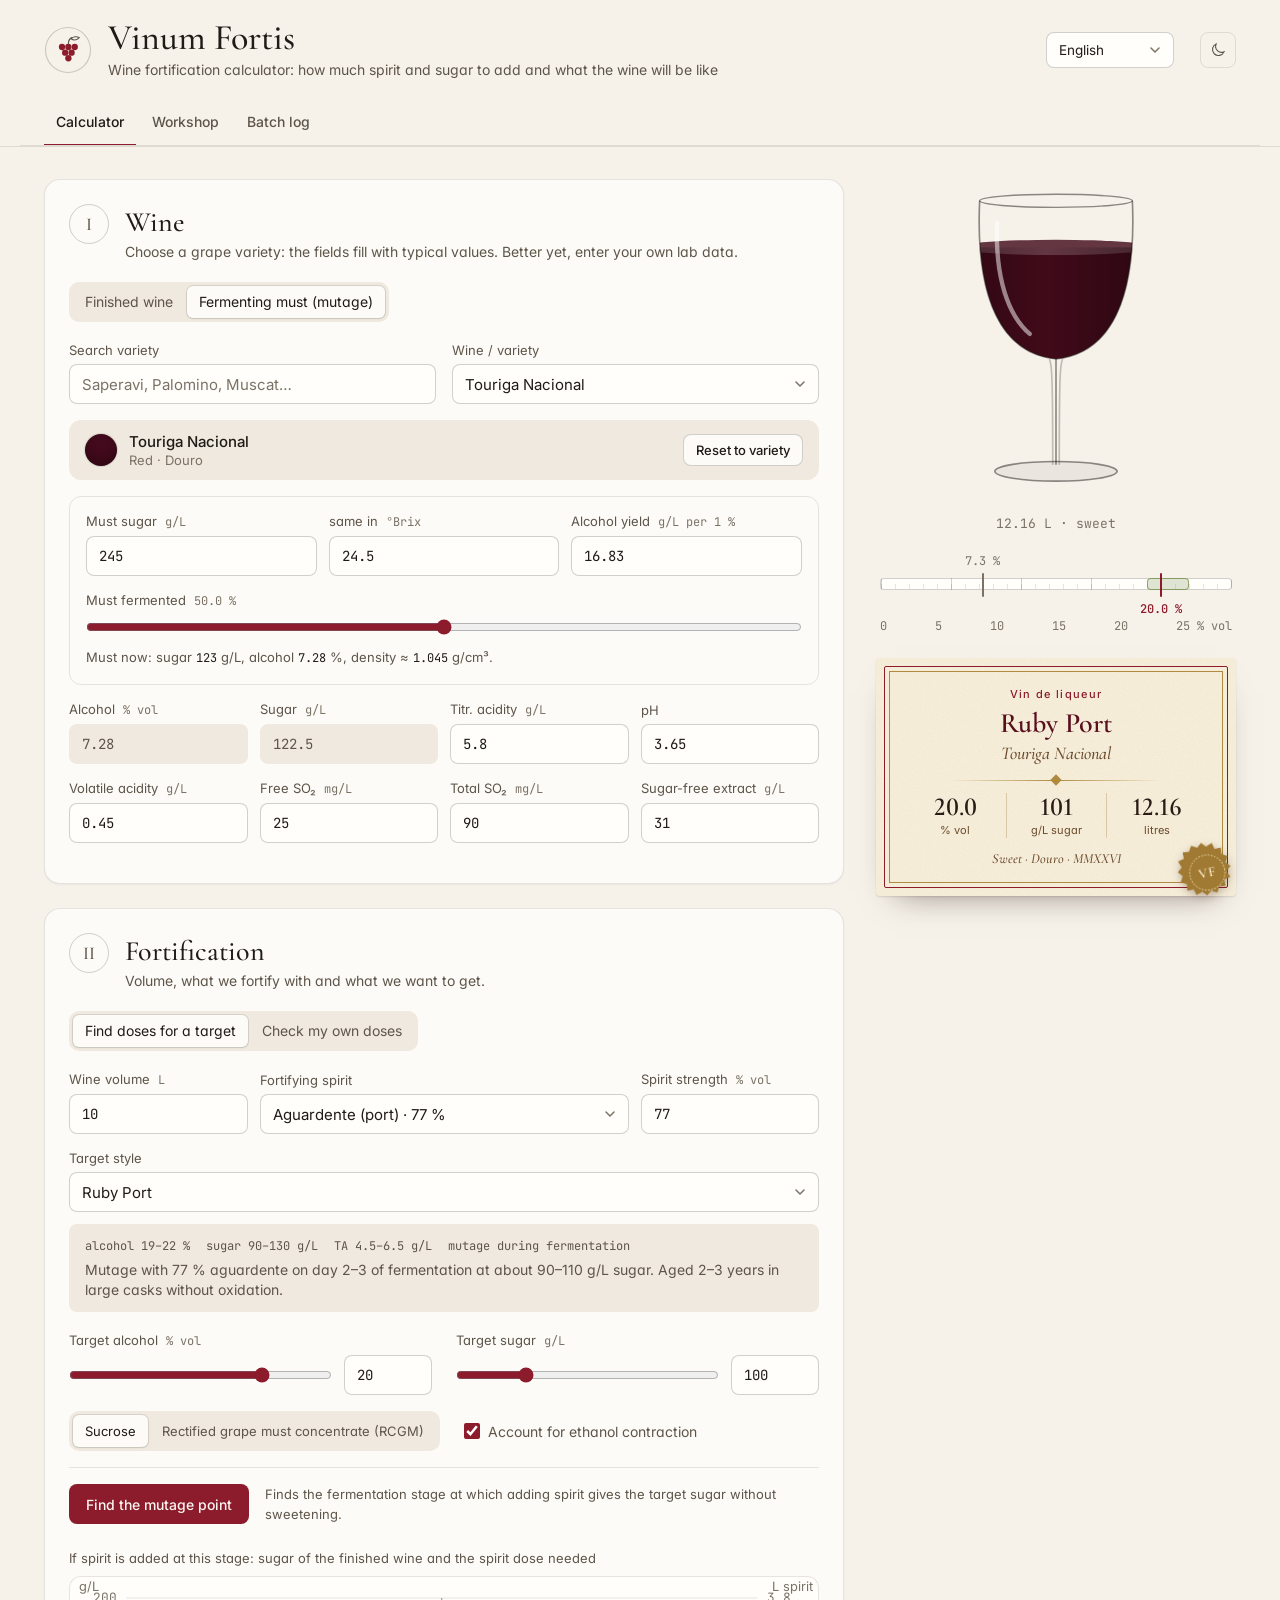
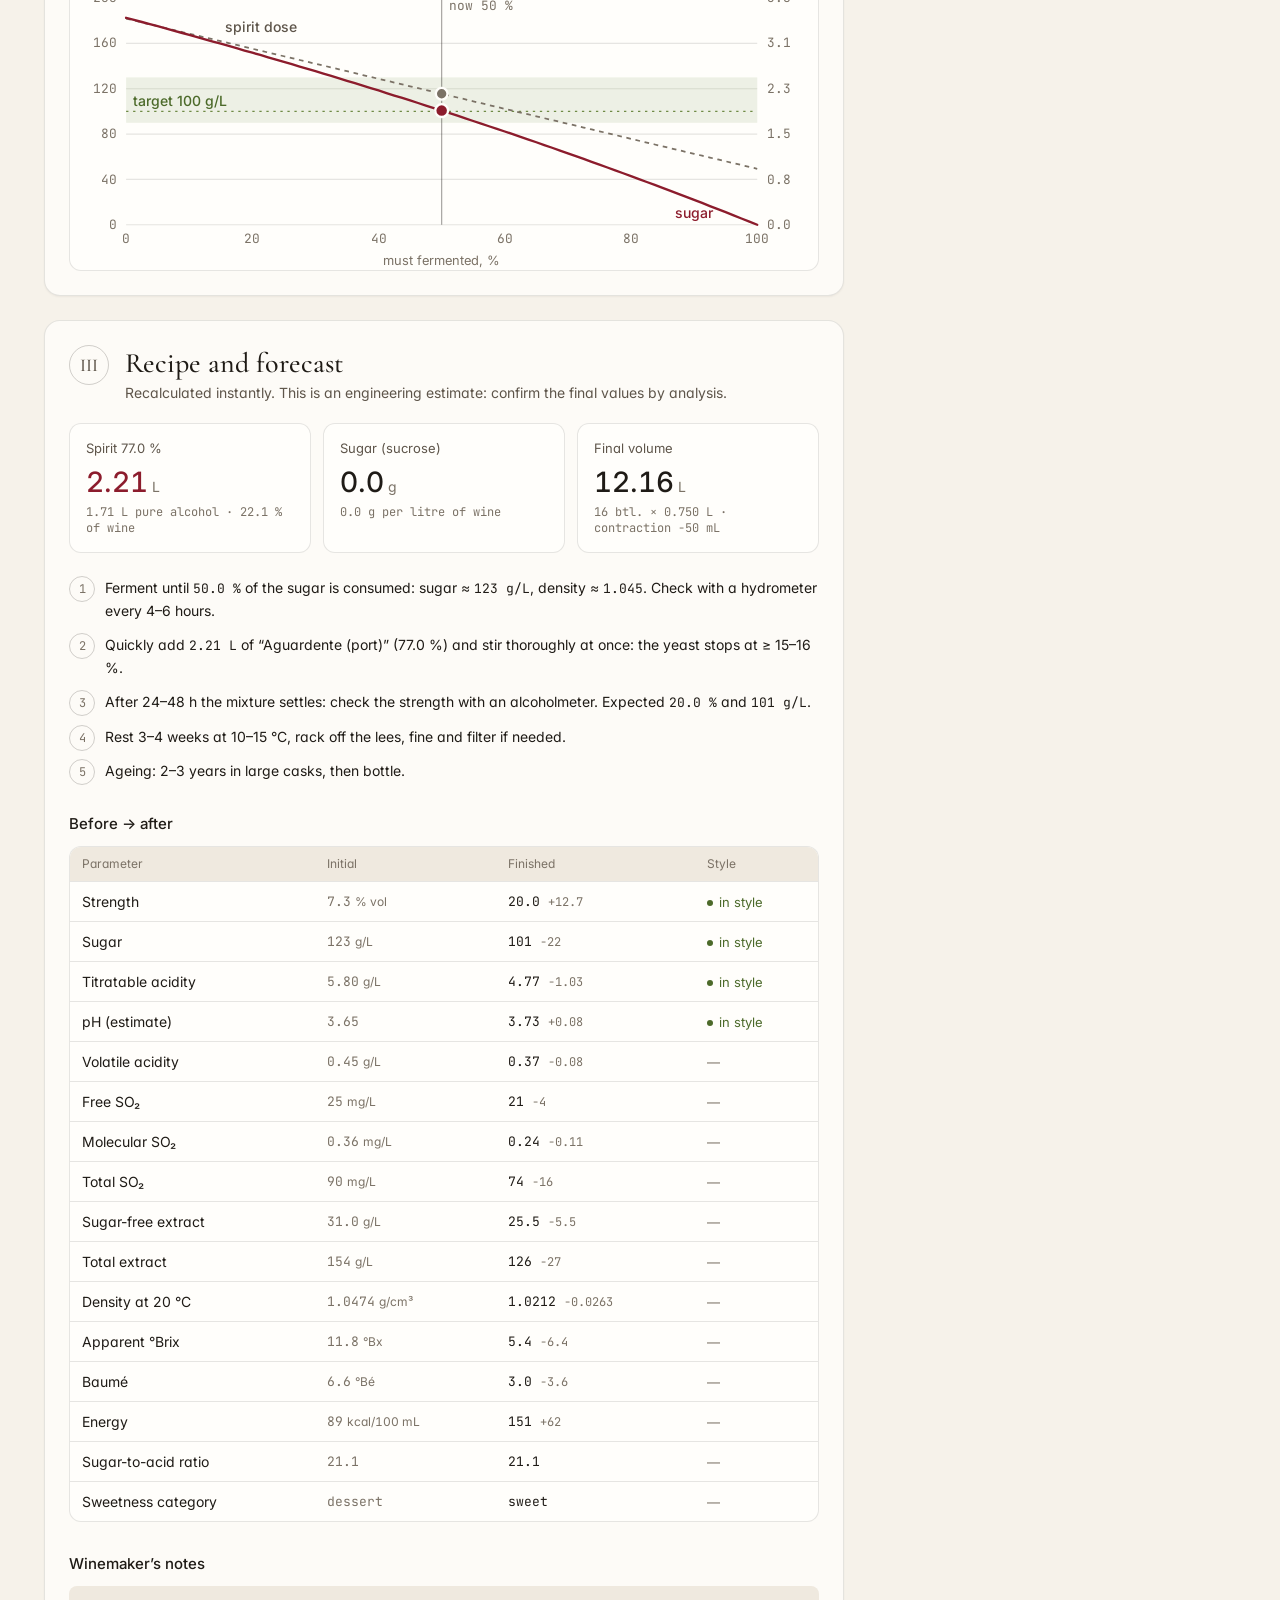
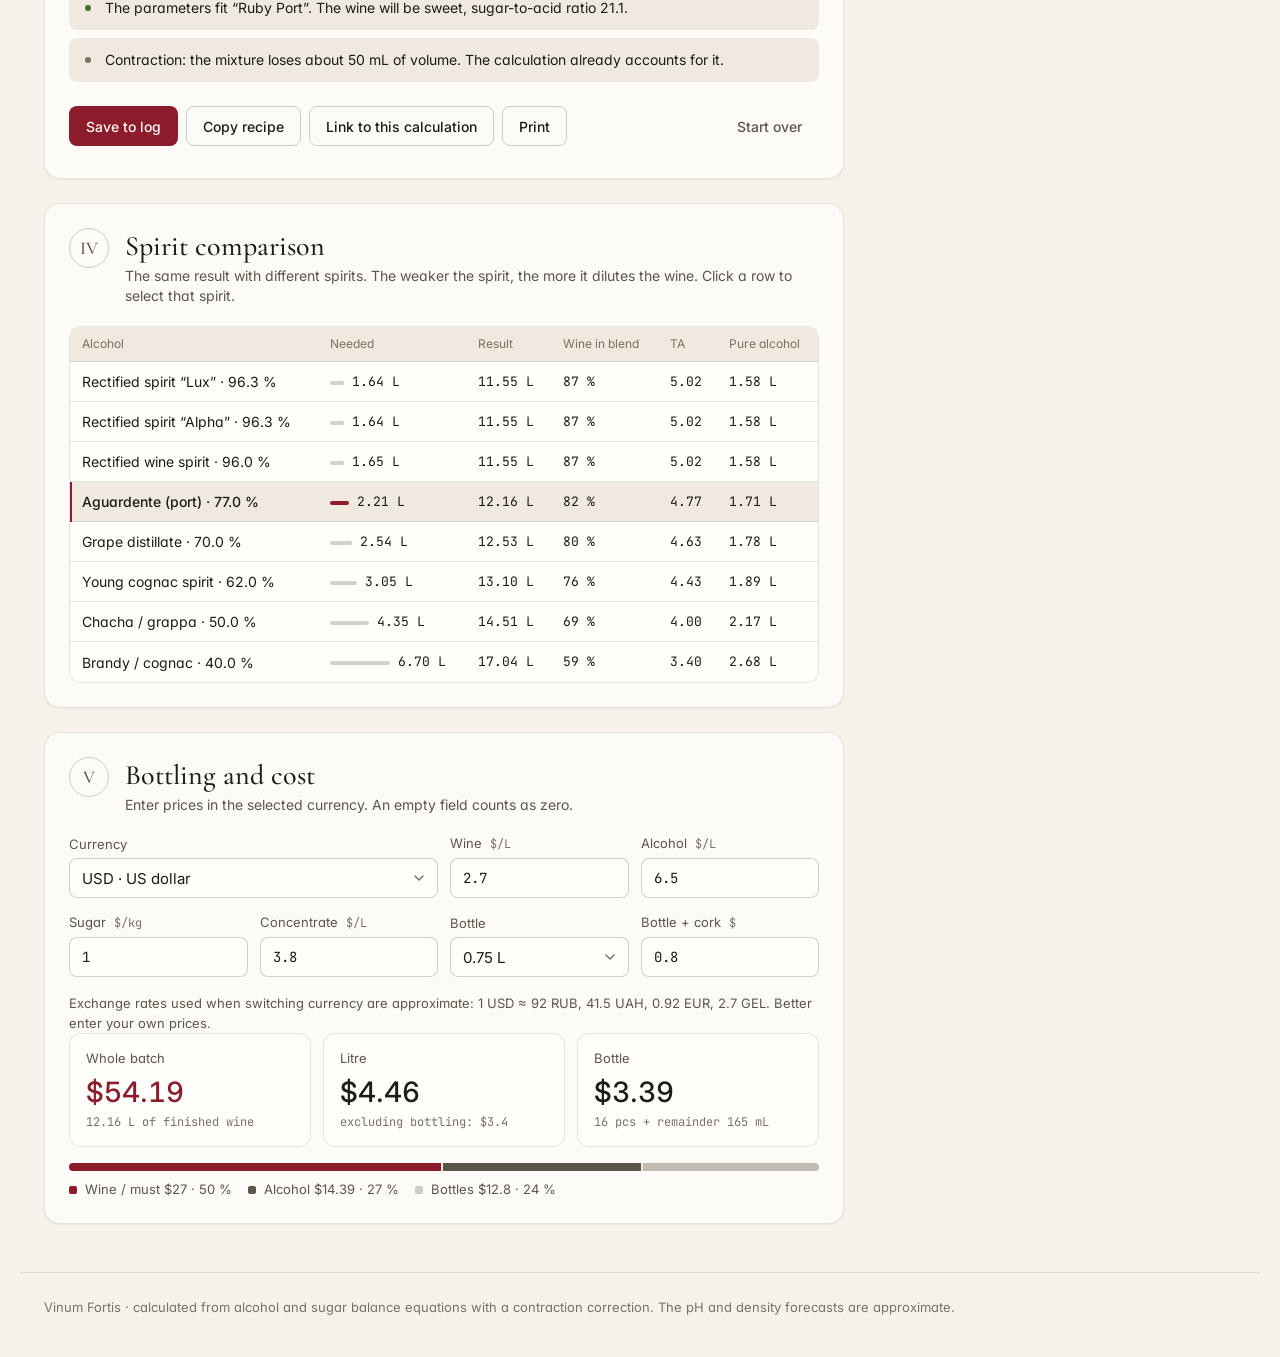
<file: wine/index.html>
<!doctype html>
<html lang="ru">
<head>
  <meta charset="utf-8">
  <meta name="viewport" content="width=device-width, initial-scale=1">
  <title>Vinum Fortis</title>
  <meta name="description" content="Калькулятор крепления вина: сколько спирта и сахара добавить и какими будут параметры готового креплёного вина.">
  <link rel="preconnect" href="https://fonts.googleapis.com">
  <link rel="preconnect" href="https://fonts.gstatic.com" crossorigin>
  <link href="https://fonts.googleapis.com/css2?family=Cormorant+Garamond:ital,wght@0,500;0,600;0,700;1,500;1,600&family=Inter:wght@400;500;600&family=JetBrains+Mono:wght@400;500&display=swap" rel="stylesheet">
  <link rel="stylesheet" href="styles.css">
  <link rel="manifest" href="manifest.webmanifest">
  <meta name="theme-color" content="#5a0f1f">
  <link rel="icon" href="data:image/svg+xml,%3Csvg xmlns='http://www.w3.org/2000/svg' viewBox='0 0 32 32'%3E%3Cpath d='M9 3h14c0 9-2 14-7 14S9 12 9 3z' fill='%238c1c2c'/%3E%3Cpath d='M16 17v9M11 29h10' stroke='%23b08a3e' stroke-width='2' stroke-linecap='round'/%3E%3C/svg%3E">
</head>
<body>
  <header class="masthead">
    <div class="masthead-inner">
      <svg class="crest" viewBox="0 0 64 64" aria-hidden="true">
        <circle cx="32" cy="32" r="30" class="crest-ring"/>
        <circle cx="32" cy="32" r="25.5" class="crest-ring thin"/>
        <g class="crest-grapes">
          <circle cx="24" cy="28" r="4.2"/><circle cx="32.5" cy="28" r="4.2"/><circle cx="41" cy="28" r="4.2"/>
          <circle cx="28.2" cy="35.5" r="4.2"/><circle cx="36.8" cy="35.5" r="4.2"/>
          <circle cx="32.5" cy="43" r="4.2"/>
        </g>
        <path d="M32.5 23.5c0-4 1.5-6.5 4.5-8M36 17c3-3 8-3.5 11-1.5-3 3-7.5 4-11 1.5z" class="crest-stem"/>
      </svg>
      <div>
        <h1>Vinum Fortis</h1>
        <p class="tagline">Калькулятор крепления вина: сколько спирта и сахара добавить и каким выйдет вино</p>
      </div>
      <label class="lang-pick"><span class="sr-only">Язык</span><select id="langSelect" aria-label="Язык"></select></label>
      <button class="theme-toggle" id="themeToggle" type="button" aria-label="Переключить тему">
        <svg viewBox="0 0 24 24" aria-hidden="true"><path d="M20 14.5A8 8 0 0 1 9.5 4a8 8 0 1 0 10.5 10.5z"/></svg>
      </button>
    </div>
    <nav class="tabs" role="tablist" aria-label="Разделы">
      <button role="tab" class="tab" data-tab="calc" aria-selected="true">Калькулятор</button>
      <button role="tab" class="tab" data-tab="tools" aria-selected="false">Мастерская</button>
      <button role="tab" class="tab" data-tab="journal" aria-selected="false">Журнал партий <span class="count" id="journalCount"></span></button>
    </nav>
  </header>

  <main class="layout panel" id="panel-calc" role="tabpanel">
    <div class="steps">

      <!-- I. Вино -->
      <section class="card step" aria-labelledby="h-wine">
        <header class="step-head">
          <span class="numeral">I</span>
          <div>
            <h2 id="h-wine">Вино</h2>
            <p class="step-sub">Выберите сорт: поля заполнятся типичными значениями. Лучше вписать данные своего анализа.</p>
          </div>
        </header>

        <div class="segmented" role="radiogroup" aria-label="Что крепим">
          <label><input type="radio" name="mode" value="wine" checked><span>Готовое вино</span></label>
          <label><input type="radio" name="mode" value="must"><span>Бродящее сусло (мутаж)</span></label>
        </div>

        <div class="field-row">
          <label class="field grow">
            <span class="field-label">Поиск сорта</span>
            <input type="search" id="wineSearch" placeholder="Саперави, Паломино, Мускат…" autocomplete="off">
          </label>
          <label class="field grow">
            <span class="field-label">Вино / сорт</span>
            <select id="wineSelect"></select>
          </label>
        </div>

        <div class="wine-card" id="wineCard">
          <span class="swatch" id="wineSwatch"></span>
          <div>
            <div class="wine-name" id="wineName"></div>
            <div class="wine-meta" id="wineMeta"></div>
          </div>
          <button class="btn-ghost" id="resetWine" type="button">Сбросить к сорту</button>
        </div>

        <div class="must-block" id="mustBlock" hidden>
          <div class="grid">
            <label class="field"><span class="field-label">Сахар сусла <em>г/л</em></span><input type="number" id="sugar0" step="1" min="0" max="700"></label>
            <label class="field"><span class="field-label">то же в <em>°Brix</em></span><input type="number" id="brix" step="0.1" min="0" max="70"></label>
            <label class="field"><span class="field-label">Выход спирта <em>г/л на 1 %</em></span><input type="number" id="kSugar" step="0.01" min="15" max="19"></label>
          </div>
          <label class="field">
            <span class="field-label">Сброжённость сусла <em id="fermentedOut">0 %</em></span>
            <input type="range" id="fermented" min="0" max="100" step="0.5">
          </label>
          <p class="hint" id="mustNow"></p>
        </div>

        <div class="grid" id="wineFields">
          <label class="field"><span class="field-label">Спирт <em>% об.</em></span><input type="number" data-k="abv" step="0.1" min="0" max="25"></label>
          <label class="field"><span class="field-label">Сахар <em>г/л</em></span><input type="number" data-k="sugar" step="0.5" min="0" max="700"></label>
          <label class="field"><span class="field-label">Титр. кислотность <em>г/л</em></span><input type="number" data-k="ta" step="0.1" min="0" max="20"></label>
          <label class="field"><span class="field-label">pH</span><input type="number" data-k="pH" step="0.01" min="2.5" max="4.5"></label>
          <label class="field"><span class="field-label">Летучая к-та <em>г/л</em></span><input type="number" data-k="va" step="0.01" min="0" max="3"></label>
          <label class="field"><span class="field-label">SO₂ свободный <em>мг/л</em></span><input type="number" data-k="freeSO2" step="1" min="0" max="100"></label>
          <label class="field"><span class="field-label">SO₂ общий <em>мг/л</em></span><input type="number" data-k="totalSO2" step="1" min="0" max="400"></label>
          <label class="field"><span class="field-label">Привед. экстракт <em>г/л</em></span><input type="number" data-k="extract" step="0.5" min="0" max="80"></label>
        </div>
      </section>

      <!-- II. Крепление -->
      <section class="card step" aria-labelledby="h-fort">
        <header class="step-head">
          <span class="numeral">II</span>
          <div>
            <h2 id="h-fort">Крепление</h2>
            <p class="step-sub">Объём, чем креплём и что хотим получить.</p>
          </div>
        </header>

        <div class="segmented" role="radiogroup" aria-label="Как считать">
          <label><input type="radio" name="calcMode" value="target" checked><span>Подобрать дозы под цель</span></label>
          <label><input type="radio" name="calcMode" value="dose"><span>Проверить свои дозы</span></label>
        </div>

        <div class="grid">
          <label class="field"><span class="field-label">Объём вина <em>л</em></span><input type="number" id="volume" step="0.1" min="0.05"></label>
          <label class="field span2"><span class="field-label">Спирт для крепления</span><select id="spiritSelect"></select></label>
          <label class="field"><span class="field-label">Крепость спирта <em>% об.</em></span><input type="number" id="spiritAbv" step="0.1" min="1" max="100"></label>
        </div>

        <label class="field">
          <span class="field-label">Целевой стиль</span>
          <select id="styleSelect"></select>
        </label>
        <div class="style-card" id="styleCard"></div>

        <div class="dose-block" id="doseBlock" hidden>
          <div class="grid">
            <label class="field"><span class="field-label">Спирта вношу <em>л</em></span><input type="number" id="doseSpirit" step="0.01" min="0"></label>
            <label class="field" id="doseSugarField"><span class="field-label">Сахара вношу <em>г</em></span><input type="number" id="doseSugar" step="10" min="0"></label>
            <label class="field" id="doseRcsField"><span class="field-label">Концентрата вношу <em>л</em></span><input type="number" id="doseRcs" step="0.01" min="0"></label>
          </div>
          <p class="hint">Соответствие проверяется по диапазонам выбранного стиля.</p>
        </div>

        <div class="target" id="targetBlock">
          <label class="field">
            <span class="field-label">Целевая крепость <em>% об.</em></span>
            <div class="slider-pair">
              <input type="range" id="targetAbvRange" min="8" max="24" step="0.1">
              <input type="number" id="targetAbv" min="1" max="99" step="0.1">
            </div>
          </label>
          <label class="field">
            <span class="field-label">Целевой сахар <em>г/л</em></span>
            <div class="slider-pair">
              <input type="range" id="targetSugarRange" min="0" max="400" step="1">
              <input type="number" id="targetSugar" min="0" max="700" step="1">
            </div>
          </label>
        </div>

        <div class="field-row options">
          <div class="segmented small" role="radiogroup" aria-label="Чем подслащиваем">
            <label><input type="radio" name="sugarSource" value="sucrose" checked><span>Сахароза</span></label>
            <label><input type="radio" name="sugarSource" value="rcs"><span>Концентрат сусла (РКС)</span></label>
          </div>
          <label class="field compact" id="rcsField" hidden><span class="field-label">Сахар в РКС <em>г/л</em></span><input type="number" id="rcsConc" step="10" min="300" max="1000"></label>
          <label class="check"><input type="checkbox" id="contraction" checked><span>Учитывать контракцию спирта</span></label>
        </div>

        <div class="mutage" id="mutageBox" hidden>
          <button class="btn" id="findMutage" type="button">Найти момент мутажа</button>
          <p class="hint" id="mutageOut">Подберёт сброжённость, при которой после спирта получится целевой сахар без подсластки.</p>
          <figure class="chart-fig">
            <figcaption>Если внести спирт на этой сброжённости: сахар готового вина и нужная доза спирта</figcaption>
            <svg id="mutageChart" class="chart" viewBox="0 0 640 250" role="img" aria-label="График мутажа"></svg>
          </figure>
        </div>
      </section>

      <!-- III. Результат -->
      <section class="card step" aria-labelledby="h-res">
        <header class="step-head">
          <span class="numeral">III</span>
          <div>
            <h2 id="h-res">Рецепт и прогноз</h2>
            <p class="step-sub">Пересчитывается сразу. Это инженерная оценка: финальные значения проверяйте анализом.</p>
          </div>
        </header>

        <div class="errors" id="errors" role="alert" hidden></div>

        <div class="recipe" id="recipe"></div>
        <ol class="steps-list" id="procedure"></ol>

        <h3 class="sub-h">Было → стало</h3>
        <div class="table-wrap">
          <table class="params" id="params">
            <thead><tr><th>Показатель</th><th>Исходное</th><th>Готовое</th><th>Стиль</th></tr></thead>
            <tbody></tbody>
          </table>
        </div>

        <h3 class="sub-h">Замечания винодела</h3>
        <ul class="notes" id="notes"></ul>

        <div class="actions">
          <button class="btn" type="button" id="saveBtn">Сохранить в журнал</button>
          <button class="btn-ghost" type="button" id="copyBtn">Копировать рецепт</button>
          <button class="btn-ghost" type="button" id="shareBtn">Ссылка на расчёт</button>
          <button class="btn-ghost" type="button" id="printBtn">Печать</button>
          <button class="btn-ghost" type="button" id="resetAll">Начать заново</button>
        </div>
        <p class="hint" id="actionMsg" aria-live="polite"></p>
      </section>

      <!-- IV. Сравнение спиртов -->
      <section class="card step" aria-labelledby="h-cmp">
        <header class="step-head">
          <span class="numeral">IV</span>
          <div>
            <h2 id="h-cmp">Сравнение спиртов</h2>
            <p class="step-sub">Тот же результат разными спиртами. Чем слабее спирт, тем сильнее он разбавляет вино. Нажмите строку, чтобы выбрать спирт.</p>
          </div>
        </header>
        <div class="table-wrap">
          <table class="params cmp" id="cmpTable">
            <thead><tr><th>Спирт</th><th>Нужно</th><th>Итог</th><th>Вино в смеси</th><th>ТК</th><th>Безводного</th></tr></thead>
            <tbody></tbody>
          </table>
        </div>
      </section>

      <!-- V. Себестоимость -->
      <section class="card step" aria-labelledby="h-cost">
        <header class="step-head">
          <span class="numeral">V</span>
          <div>
            <h2 id="h-cost">Розлив и себестоимость</h2>
            <p class="step-sub">Цены указывайте в выбранной валюте. Пустое поле считается нулём.</p>
          </div>
        </header>
        <div class="grid">
          <label class="field span2"><span class="field-label">Валюта</span><select id="currency"></select></label>
          <label class="field"><span class="field-label">Вино <em><span class="cur-sym">₽</span>/л</em></span><input type="number" id="priceWine" step="1" min="0"></label>
          <label class="field"><span class="field-label">Спирт <em><span class="cur-sym">₽</span>/л</em></span><input type="number" id="priceSpirit" step="1" min="0"></label>
          <label class="field"><span class="field-label">Сахар <em><span class="cur-sym">₽</span>/кг</em></span><input type="number" id="priceSugar" step="1" min="0"></label>
          <label class="field"><span class="field-label">Концентрат <em><span class="cur-sym">₽</span>/л</em></span><input type="number" id="priceRcs" step="1" min="0"></label>
          <label class="field"><span class="field-label">Бутылка</span>
            <select id="bottleSize">
              <option value="0.375">0,375 л</option><option value="0.5">0,5 л</option><option value="0.7">0,7 л</option>
              <option value="0.75">0,75 л</option><option value="1">1 л</option><option value="1.5">1,5 л (магнум)</option>
            </select></label>
          <label class="field"><span class="field-label">Бутылка + пробка <em class="cur-sym">₽</em></span><input type="number" id="priceBottle" step="1" min="0"></label>
        </div>
        <p class="hint" id="rateNote"></p>
        <div class="recipe" id="costOut"></div>
        <div class="cost-bar" id="costBar"></div>
      </section>
    </div>

    <!-- Сцена: бокал и этикетка -->
    <aside class="stage" aria-label="Наглядный результат">
      <div class="stage-inner">
        <figure class="glass-fig">
          <svg class="glass" viewBox="0 0 220 300" role="img" aria-labelledby="glassTitle">
            <title id="glassTitle">Бокал с прогнозным цветом вина</title>
            <defs>
              <clipPath id="bowlClip"><path d="M40 20 C 36 110, 60 160, 110 165 C 160 160, 184 110, 180 20 Z"/></clipPath>
              <linearGradient id="liqShade" x1="0" x2="1">
                <stop offset="0" stop-color="#000" stop-opacity=".28"/>
                <stop offset=".45" stop-color="#000" stop-opacity="0"/>
                <stop offset="1" stop-color="#000" stop-opacity=".35"/>
              </linearGradient>
            </defs>
            <g clip-path="url(#bowlClip)">
              <g id="liquid" class="liquid">
                <rect x="20" y="0" width="180" height="200" id="liquidBody"/>
                <ellipse cx="110" cy="0" rx="90" ry="7" id="meniscus"/>
                <rect x="20" y="0" width="180" height="200" fill="url(#liqShade)"/>
              </g>
            </g>
            <path class="glass-line" d="M40 20 C 36 110, 60 160, 110 165 C 160 160, 184 110, 180 20"/>
            <ellipse class="glass-line rim" cx="110" cy="20" rx="70" ry="6"/>
            <path class="glass-line" d="M110 165 V 262"/>
            <path class="glass-line" d="M104 165 C 106 170, 107 175, 107 262 M116 165 C 114 170, 113 175, 113 262" opacity=".5"/>
            <ellipse class="glass-line foot" cx="110" cy="268" rx="56" ry="9"/>
            <path class="glass-glint" d="M56 40 C 54 90, 66 125, 86 142"/>
          </svg>
          <figcaption id="glassCaption"></figcaption>
        </figure>

        <div class="hydro" aria-label="Шкала крепости">
          <div class="hydro-track">
            <div class="hydro-band" id="hydroBand"></div>
            <div class="hydro-mark before" id="hydroBefore"><span></span></div>
            <div class="hydro-mark after" id="hydroAfter"><span></span></div>
          </div>
          <div class="hydro-scale"><span>0</span><span>5</span><span>10</span><span>15</span><span>20</span><span>25 % об.</span></div>
        </div>

        <article class="label" id="label">
          <div class="label-inner">
            <div class="label-top">Vin de liqueur</div>
            <div class="label-style" id="labelStyle"></div>
            <div class="label-wine" id="labelWine"></div>
            <div class="label-rule"><span></span></div>
            <div class="label-figs">
              <div><b id="labelAbv"></b><small>% vol</small></div>
              <div><b id="labelSugar"></b><small>г/л сахара</small></div>
              <div><b id="labelVol"></b><small id="labelVolUnit">л</small></div>
            </div>
            <div class="label-foot" id="labelFoot"></div>
            <svg class="seal" viewBox="0 0 80 80" aria-hidden="true">
              <path class="seal-edge" d="M40 2 l5 6 8-3 2 8 8 0-1 8 7 4-4 7 5 6-6 5 3 8-8 2 0 8-8-1-4 7-7-4-6 5-5-6-8 3-2-8-8 0 1-8-7-4 4-7-5-6 6-5-3-8 8-2 0-8 8 1 4-7 7 4z" transform="translate(0 2)"/>
              <circle cx="40" cy="42" r="22" class="seal-ring"/>
              <text x="40" y="47" text-anchor="middle" class="seal-text">VF</text>
            </svg>
          </div>
        </article>
      </div>
    </aside>
  </main>

  <!-- Мастерская -->
  <section class="panel workshop" id="panel-tools" role="tabpanel" hidden>
    <p class="panel-intro">Небольшие расчёты, которые нужны рядом с креплением. Значения подтягиваются из текущего вина, их можно менять.</p>
    <div class="tools-grid">

      <article class="card tool" id="toolBlend">
        <h3>Купаж двух вин</h3>
        <p class="tool-sub">Сколько взять каждого вина, чтобы получить нужный показатель (квадрат Пирсона).</p>
        <div class="grid g2">
          <label class="field span2"><span class="field-label">Показатель</span>
            <select id="blParam"><option value="sugar">Сахар, г/л</option><option value="abv">Спирт, % об.</option><option value="ta">Кислотность, г/л</option></select></label>
          <label class="field"><span class="field-label">Вино А</span><input type="number" id="blA" step="0.1"></label>
          <label class="field"><span class="field-label">Вино Б</span><input type="number" id="blB" step="0.1"></label>
          <label class="field"><span class="field-label">Нужно</span><input type="number" id="blT" step="0.1"></label>
          <label class="field"><span class="field-label">Объём купажа <em>л</em></span><input type="number" id="blV" step="0.5" min="0"></label>
        </div>
        <div class="tool-out" id="blOut"></div>
      </article>

      <article class="card tool" id="toolAcid">
        <h3>Кислотность</h3>
        <p class="tool-sub">Подкисление или раскисление до нужной титруемой кислотности.</p>
        <div class="grid g2">
          <label class="field"><span class="field-label">ТК сейчас <em>г/л</em></span><input type="number" id="acNow" step="0.1" min="0"></label>
          <label class="field"><span class="field-label">ТК нужна <em>г/л</em></span><input type="number" id="acT" step="0.1" min="0"></label>
          <label class="field"><span class="field-label">Объём <em>л</em></span><input type="number" id="acV" step="0.5" min="0"></label>
          <label class="field"><span class="field-label">Кислота</span><select id="acAcid"></select></label>
          <label class="field span2"><span class="field-label">Раскислитель</span><select id="acBase"></select></label>
        </div>
        <div class="tool-out" id="acOut"></div>
      </article>

      <article class="card tool" id="toolSO2">
        <h3>Сульфитация</h3>
        <p class="tool-sub">Защитную силу SO₂ определяет молекулярная форма, а она зависит от pH.</p>
        <div class="grid g2">
          <label class="field"><span class="field-label">pH</span><input type="number" id="soPH" step="0.01" min="2.8" max="4.2"></label>
          <label class="field"><span class="field-label">Свободный SO₂ сейчас <em>мг/л</em></span><input type="number" id="soFree" step="1" min="0"></label>
          <label class="field"><span class="field-label">Цель молекулярного <em>мг/л</em></span>
            <select id="soMol"><option value="0.5">0,5 (красные, крепкие)</option><option value="0.6" selected>0,6 (стандарт)</option><option value="0.8">0,8 (белые, сладкие)</option></select></label>
          <label class="field"><span class="field-label">Объём <em>л</em></span><input type="number" id="soV" step="0.5" min="0"></label>
        </div>
        <div class="tool-out" id="soOut"></div>
      </article>

      <article class="card tool" id="toolDilute">
        <h3>Разведение спирта</h3>
        <p class="tool-sub">Сколько воды долить до нужной крепости с учётом контракции.</p>
        <div class="grid g2">
          <label class="field"><span class="field-label">Спирта <em>л</em></span><input type="number" id="dlV" step="0.1" min="0"></label>
          <label class="field"><span class="field-label">Крепость <em>% об.</em></span><input type="number" id="dlA1" step="0.1" min="1" max="100"></label>
          <label class="field span2"><span class="field-label">Нужная крепость <em>% об.</em></span><input type="number" id="dlA2" step="0.1" min="1" max="100"></label>
        </div>
        <div class="tool-out" id="dlOut"></div>
      </article>

      <article class="card tool" id="toolHydro">
        <h3>Ареометр и сахар</h3>
        <p class="tool-sub">Плотность сусла → °Brix, Боме, Эксле, сахар и потенциальный спирт; шаптализация до нужного потенциала.</p>
        <div class="grid g2">
          <label class="field"><span class="field-label">Плотность <em>г/см³ при 20 °C</em></span><input type="number" id="hySG" step="0.001" min="0.98" max="1.35"></label>
          <label class="field"><span class="field-label">Объём сусла <em>л</em></span><input type="number" id="hyV" step="0.5" min="0"></label>
          <label class="field span2"><span class="field-label">Нужный потенциальный спирт <em>% об.</em></span><input type="number" id="hyT" step="0.1" min="0" max="20"></label>
        </div>
        <div class="tool-out" id="hyOut"></div>
      </article>

      <article class="card tool" id="toolBottle">
        <h3>Справка по стилям</h3>
        <p class="tool-sub">Все стили в одной таблице. Нажмите, чтобы выбрать стиль в калькуляторе.</p>
        <div class="table-wrap"><table class="params mini" id="styleRef"><thead><tr><th>Стиль</th><th>Спирт</th><th>Сахар</th><th>Способ</th></tr></thead><tbody></tbody></table></div>
      </article>
    </div>
  </section>

  <!-- Журнал -->
  <section class="panel journal" id="panel-journal" role="tabpanel" hidden>
    <div class="card">
      <div class="journal-head">
        <label class="field grow"><span class="field-label">Название партии</span><input type="text" id="jName" placeholder="Например: Портвейн-2026, бочка 3" maxlength="80"></label>
        <button class="btn" type="button" id="jSave">Сохранить текущий расчёт</button>
      </div>
      <div class="journal-tools">
        <button class="btn-ghost" type="button" id="jExport">Экспорт JSON</button>
        <button class="btn-ghost" type="button" id="jCsv">Экспорт CSV</button>
        <label class="btn-ghost file-btn">Импорт JSON<input type="file" id="jImport" accept="application/json,.json"></label>
        <button class="btn-ghost danger" type="button" id="jClear">Очистить журнал</button>
      </div>
      <p class="hint">Журнал хранится только в этом браузере. Чтобы перенести его, сделайте экспорт.</p>
      <p class="hint" id="jMsg" aria-live="polite"></p>
    </div>
    <div class="journal-list" id="jList"></div>
  </section>

  <footer class="foot">
    Vinum Fortis · расчёт по уравнениям баланса спирта и сахара с поправкой на контракцию. Прогноз pH и плотности приближённый.
  </footer>

  <script src="i18n.js"></script>
  <script src="i18n/keys.js"></script>
  <script src="i18n/names-latin.js"></script>
  <script src="i18n/names-uk.js"></script>
  <script src="i18n/names-ka.js"></script>
  <script src="i18n/uk.js"></script>
  <script src="i18n/en.js"></script>
  <script src="i18n/fr.js"></script>
  <script src="i18n/es.js"></script>
  <script src="i18n/it.js"></script>
  <script src="i18n/de.js"></script>
  <script src="i18n/pt.js"></script>
  <script src="i18n/ka.js"></script>
  <script src="data.js"></script>
  <script src="calc.js"></script>
  <script src="app.js"></script>
</body>
</html>
</file>
<file: wine/styles.css>
/* Vinum Fortis — погреб и этикетка
   Хром тихий: тёплая нейтральная шкала, один акцент (гранат).
   Цвет и материал живут в двух местах: бокал с прогнозным цветом и этикетка.
   Сетка 4px, плавность одна: cubic-bezier(.22, 1, .36, 1). */
:root {
  /* нейтральная тёплая шкала */
  --paper: #f6f2ea;          /* фон страницы */
  --card: #fdfbf7;           /* карточки */
  --paper-2: #efe9df;        /* приподнятое: активный сегмент, readonly, заметки */
  --field: #fffefb;          /* поля ввода */
  --ink: #1f1b16;            /* основной текст */
  --ink-soft: #5e554a;       /* вторичный */
  --ink-muted: #7b7266;      /* мета, подписи */
  --line: rgba(31, 27, 22, .11);
  --line-strong: rgba(31, 27, 22, .2);

  /* акцент и смысловые цвета */
  --garnet: #8c1c2c;         /* единственный акцент */
  --garnet-soft: #b0414f;    /* фокус */
  --on-accent: #fdf7f2;
  --ok: #4c6a2a;
  --near: #8a6418;
  --out: #a3283a;

  /* старые имена — сведены к шкале, чтобы любые новые блоки не красили хром */
  --bordeaux: var(--ink);
  --oak: var(--ink-soft);
  --brass: var(--ink-muted);
  --brass-soft: var(--line-strong);
  --olive: #6f8a45;
  --ok-bg: transparent; --near-bg: transparent; --out-bg: #f6e3e1;

  --shadow: 0 1px 2px rgba(31, 27, 22, .05);
  --radius: 16px;
  --ease: cubic-bezier(.22, 1, .36, 1);
  --serif: 'Cormorant Garamond', 'Times New Roman', serif;
  --sans: 'Inter', system-ui, -apple-system, 'Segoe UI', sans-serif;
  --mono: 'JetBrains Mono', ui-monospace, monospace;
  color-scheme: light;
}
@media (prefers-color-scheme: dark) {
  :root:not([data-theme="light"]) {
    --paper: #161513; --card: #1c1a18; --paper-2: #262421; --field: #131210;
    --ink: #efe9de; --ink-soft: #aaa398; --ink-muted: #8a847a;
    --line: rgba(239, 233, 222, .09); --line-strong: rgba(239, 233, 222, .18);
    --garnet: #e0848c; --garnet-soft: #e0848c; --on-accent: #1c1a18;
    --ok: #9cb47a; --near: #d9b56a; --out: #ec8a92; --olive: #8fa86a; --out-bg: #2e1a1a;
    --shadow: none;
    color-scheme: dark;
  }
}
:root[data-theme="dark"] {
  --paper: #161513; --card: #1c1a18; --paper-2: #262421; --field: #131210;
  --ink: #efe9de; --ink-soft: #aaa398; --ink-muted: #8a847a;
  --line: rgba(239, 233, 222, .09); --line-strong: rgba(239, 233, 222, .18);
  --garnet: #e0848c; --garnet-soft: #e0848c; --on-accent: #1c1a18;
  --ok: #9cb47a; --near: #d9b56a; --out: #ec8a92; --olive: #8fa86a; --out-bg: #2e1a1a;
  --shadow: none;
  color-scheme: dark;
}

* { box-sizing: border-box; }
[hidden] { display: none !important; }
html { -webkit-text-size-adjust: 100%; overflow-x: clip; }
body {
  margin: 0; min-height: 100vh; color: var(--ink); background: var(--paper);
  font: 400 15px/1.5 var(--sans); font-feature-settings: 'cv11';
  -webkit-font-smoothing: antialiased;
}
.stain { display: none; }
:focus-visible { outline: 2px solid var(--garnet-soft); outline-offset: 2px; }

/* ——— шапка ——— */
.masthead { position: relative; z-index: 1; border-bottom: 1px solid var(--line); }
.masthead-inner { max-width: 1240px; margin: 0 auto; padding: 20px 24px; display: flex; align-items: center; gap: 16px; }
.crest { width: 48px; height: 48px; flex: none; }
.crest-ring { fill: none; stroke: var(--line-strong); stroke-width: 1.5; }
.crest-ring.thin { display: none; }
.crest-grapes circle { fill: var(--garnet); }
.crest-stem { fill: none; stroke: var(--ink-soft); stroke-width: 1.5; stroke-linecap: round; }
h1 { font: 500 36px/1 var(--serif); margin: 0; color: var(--ink); }
.tagline { margin: 4px 0 0; color: var(--ink-soft); font-size: 14px; line-height: 20px; }
.theme-toggle { margin-left: auto; width: 36px; height: 36px; border-radius: 8px; border: 1px solid var(--line); background: transparent; color: var(--ink-soft); cursor: pointer; display: grid; place-items: center; transition: background-color .15s var(--ease), color .15s var(--ease); }
.theme-toggle svg { width: 18px; height: 18px; fill: none; stroke: currentColor; stroke-width: 1.5; }
.theme-toggle:hover { background: var(--paper-2); color: var(--ink); }

/* ——— раскладка ——— */
.layout { position: relative; z-index: 1; max-width: 1240px; margin: 0 auto; padding: 32px 24px 48px; display: grid; grid-template-columns: minmax(0, 1fr) 360px; gap: 32px; align-items: start; }
.steps { display: grid; grid-template-columns: minmax(0, 1fr); gap: 24px; min-width: 0; }
.stage { position: sticky; top: 24px; }

.card { background: var(--card); border: 1px solid var(--line); border-radius: var(--radius); box-shadow: var(--shadow); padding: 24px; }
.step-head { display: flex; gap: 16px; align-items: flex-start; margin-bottom: 20px; }
.numeral { flex: none; width: 40px; height: 40px; border-radius: 50%; display: grid; place-items: center; font: 500 18px/1 var(--serif); color: var(--ink-soft); border: 1px solid var(--line-strong); }
h2 { font: 500 28px/1.15 var(--serif); margin: 2px 0 4px; color: var(--ink); }
.step-sub { margin: 0; color: var(--ink-soft); font-size: 14px; line-height: 20px; }
.sub-h { font: 500 15px/20px var(--sans); color: var(--ink); margin: 32px 0 12px; }

/* ——— поля ——— */
.grid { display: grid; grid-template-columns: repeat(4, minmax(0, 1fr)); gap: 16px 12px; margin: 16px 0; align-items: end; }
.span2 { grid-column: span 2; }
.field { display: flex; flex-direction: column; gap: 6px; min-width: 0; }
.field.grow { flex: 1 1 220px; }
.field-row { display: flex; gap: 12px 16px; flex-wrap: wrap; align-items: flex-end; margin: 16px 0; }
.field-label { font-size: 13px; line-height: 16px; color: var(--ink-soft); font-weight: 400; }
.field-label em { font-style: normal; color: var(--ink-muted); font-family: var(--mono); font-size: 12px; margin-left: 4px; }
input[type=number], input[type=search], input[type=text], input[type=date], select, textarea {
  width: 100%; height: 40px; padding: 0 12px; border-radius: 8px; border: 1px solid var(--line-strong);
  background: var(--field); color: var(--ink); font: 400 15px var(--sans); outline: none;
  transition: border-color .15s var(--ease), box-shadow .15s var(--ease);
}
textarea { height: auto; padding: 8px 12px; line-height: 1.5; resize: vertical; }
input::placeholder { color: var(--ink-muted); }
input[type=number] { font-family: var(--mono); font-size: 14px; font-variant-numeric: tabular-nums; }
input[readonly] { background: var(--paper-2); color: var(--ink-soft); border-color: transparent; }
select { appearance: none; padding-right: 32px; cursor: pointer;
  background-image: url("data:image/svg+xml,%3Csvg xmlns='http://www.w3.org/2000/svg' width='16' height='16' fill='none' stroke='%237b7266' stroke-width='1.5' stroke-linecap='round' stroke-linejoin='round'%3E%3Cpath d='m4 6 4 4 4-4'/%3E%3C/svg%3E");
  background-position: right 10px center; background-size: 16px; background-repeat: no-repeat; }
input:hover:not([readonly]), select:hover { border-color: color-mix(in srgb, var(--ink) 30%, transparent); }
input:focus, select:focus, textarea:focus { border-color: var(--garnet-soft); box-shadow: 0 0 0 3px color-mix(in srgb, var(--garnet) 16%, transparent); }
input[type=range] { width: 100%; accent-color: var(--garnet); height: 24px; margin: 0; cursor: pointer; }
.slider-pair { display: grid; grid-template-columns: 1fr 88px; gap: 12px; align-items: center; }
.target { display: grid; grid-template-columns: 1fr 1fr; gap: 16px 24px; margin: 20px 0 8px; }
.compact { width: 152px; }
.check { display: inline-flex; gap: 8px; align-items: center; font-size: 14px; cursor: pointer; height: 40px; color: var(--ink-soft); }
.check input { accent-color: var(--garnet); width: 16px; height: 16px; margin: 0; }
.hint { margin: 8px 0 0; font-size: 13px; line-height: 20px; color: var(--ink-soft); }
.hint b { color: var(--ink); font-family: var(--mono); font-weight: 400; font-size: 12px; }

.segmented { display: inline-flex; padding: 4px; gap: 2px; border-radius: 10px; background: var(--paper-2); flex-wrap: wrap; }
.segmented label { cursor: pointer; }
.segmented input { position: absolute; opacity: 0; pointer-events: none; }
.segmented span { display: block; padding: 6px 12px; border-radius: 6px; font-size: 14px; line-height: 20px; color: var(--ink-soft); transition: background-color .15s var(--ease), color .15s var(--ease); }
.segmented label:hover span { color: var(--ink); }
.segmented input:checked + span { background: var(--card); color: var(--ink); box-shadow: 0 1px 2px rgba(31, 27, 22, .08), 0 0 0 1px var(--line); }
.segmented input:focus-visible + span { outline: 2px solid var(--garnet-soft); outline-offset: 1px; }
.segmented.small span { padding: 6px 12px; font-size: 13px; }

.btn, .btn-ghost { display: inline-flex; align-items: center; justify-content: center; gap: 8px; height: 40px; padding: 0 16px; border-radius: 8px; font: 500 14px var(--sans); cursor: pointer; text-decoration: none;
  transition: background-color .15s var(--ease), border-color .15s var(--ease), color .15s var(--ease), transform .12s var(--ease); }
.btn { background: var(--garnet); color: var(--on-accent); border: 1px solid transparent; }
.btn:hover { background: color-mix(in srgb, var(--garnet) 86%, #000); }
.btn-ghost { background: transparent; color: var(--ink); border: 1px solid var(--line-strong); }
.btn-ghost:hover { background: var(--paper-2); }
.btn:active, .btn-ghost:active { transform: scale(.98); }
:root[data-theme="dark"] .btn { background: var(--ink); color: var(--card); }
:root[data-theme="dark"] .btn:hover { background: #fff; }
@media (prefers-color-scheme: dark) {
  :root:not([data-theme="light"]) .btn { background: var(--ink); color: var(--card); }
  :root:not([data-theme="light"]) .btn:hover { background: #fff; }
}

/* ——— карточки вина и стиля ——— */
.wine-card { display: flex; gap: 12px; align-items: center; padding: 12px 16px; border-radius: 12px; background: var(--paper-2); }
.swatch { width: 32px; height: 32px; border-radius: 50%; flex: none; box-shadow: inset 0 -6px 10px rgba(0, 0, 0, .25), 0 0 0 1px var(--line); }
.wine-name { font: 500 15px/20px var(--sans); }
.wine-meta { font-size: 13px; line-height: 16px; color: var(--ink-muted); }
.wine-card .btn-ghost { margin-left: auto; height: 32px; font-size: 13px; padding: 0 12px; background: var(--card); }
.must-block { margin-top: 16px; padding: 16px; border-radius: 12px; border: 1px solid var(--line); }
.must-block .grid { margin-top: 0; grid-template-columns: repeat(3, minmax(0, 1fr)); }

.style-card { margin-top: 12px; padding: 12px 16px; border-radius: 8px; background: var(--paper-2); font-size: 14px; line-height: 20px; }
.style-card .ranges { display: flex; flex-wrap: wrap; gap: 4px 16px; margin-bottom: 4px; font-family: var(--mono); font-size: 12px; color: var(--ink-soft); }
.style-card p { margin: 0; color: var(--ink-soft); }
.style-card .warn { margin-top: 8px; color: var(--near); }

.options { gap: 12px 24px; }
.mutage { display: flex; gap: 16px; align-items: center; flex-wrap: wrap; margin-top: 12px; padding-top: 16px; border-top: 1px solid var(--line); }
.mutage .hint { margin: 0; flex: 1 1 260px; }

/* ——— результат ——— */
.errors { padding: 12px 16px; border-radius: 8px; background: var(--out-bg); color: var(--out); font-size: 14px; margin-bottom: 16px; }
.errors p { margin: 0; }
.recipe { display: grid; grid-template-columns: repeat(auto-fit, minmax(160px, 1fr)); gap: 12px; }
.dose { padding: 16px; border-radius: 12px; border: 1px solid var(--line); background: var(--field); }
.dose .k { font-size: 13px; line-height: 16px; color: var(--ink-soft); }
.dose .v { font: 500 28px/1 var(--sans); color: var(--ink); margin-top: 12px; font-variant-numeric: tabular-nums; }
.dose:first-child .v { color: var(--garnet); }
.dose .v small { font: 400 14px var(--sans); color: var(--ink-muted); margin-left: 4px; }
.dose .s { font-family: var(--mono); font-size: 12px; line-height: 16px; color: var(--ink-muted); margin-top: 8px; }

.steps-list { margin: 24px 0 0; padding: 0; list-style: none; counter-reset: s; display: grid; gap: 12px; }
.steps-list li { counter-increment: s; position: relative; padding-left: 36px; font-size: 14px; line-height: 22px; }
.steps-list li::before { content: counter(s); position: absolute; left: 0; top: -1px; width: 24px; height: 24px; border-radius: 50%; border: 1px solid var(--line-strong); display: grid; place-items: center; font: 400 12px/1 var(--mono); color: var(--ink-muted); }
.steps-list b { font-family: var(--mono); font-weight: 400; font-size: 13px; }

.table-wrap { overflow-x: auto; border: 1px solid var(--line); border-radius: 12px; background: var(--field); }
.params { width: 100%; border-collapse: collapse; font-size: 14px; }
.params th { text-align: left; font-weight: 400; font-size: 12px; color: var(--ink-muted); padding: 8px 12px; border-bottom: 1px solid var(--line); background: var(--paper-2); }
.params td { padding: 8px 12px; height: 40px; border-bottom: 1px solid var(--line); }
.params tr:last-child td { border-bottom: 0; }
.params td.num { font-family: var(--mono); font-size: 13px; font-variant-numeric: tabular-nums; white-space: nowrap; }
.params td.after { color: var(--ink); }
.params td.before { color: var(--ink-muted); }
.params td .unit { color: var(--ink-muted); font-size: 12px; margin-left: 4px; font-family: var(--sans); }
.params .delta { font-size: 12px; margin-left: 8px; color: var(--ink-muted); }
.chip { display: inline-flex; align-items: center; gap: 6px; font-size: 13px; white-space: nowrap; color: var(--ink-soft); }
.chip::before { content: ''; width: 6px; height: 6px; border-radius: 50%; background: currentColor; flex: none; }
.chip.ok { color: var(--ok); }
.chip.near { color: var(--near); }
.chip.out { color: var(--out); }
.chip.none { color: var(--ink-muted); }
.chip.none::before { display: none; }

.notes { margin: 0; padding: 0; list-style: none; display: grid; gap: 8px; }
.notes li { padding: 12px 16px 12px 36px; border-radius: 8px; background: var(--paper-2); font-size: 14px; line-height: 20px; position: relative; }
.notes li::before { content: ''; position: absolute; left: 16px; top: 19px; width: 6px; height: 6px; border-radius: 50%; background: var(--ink-muted); }
.notes li.warn::before { background: var(--out); }
.notes li.good::before { background: var(--ok); }
.actions { display: flex; gap: 8px; margin-top: 24px; flex-wrap: wrap; }
.actions #resetAll { margin-left: auto; border-color: transparent; color: var(--ink-soft); }
.actions #resetAll:hover { color: var(--ink); }

/* ——— сцена: бокал, ареометр, этикетка ——— */
.stage-inner { display: grid; gap: 24px; }
.glass-fig { margin: 0; text-align: center; }
.glass { width: 100%; max-width: 240px; height: auto; display: block; margin: 0 auto; overflow: visible; }
.glass-line { fill: none; stroke: color-mix(in srgb, var(--ink) 50%, transparent); stroke-width: 1.5; }
.glass-line.rim { stroke-width: 1.25; }
.glass-line.foot { fill: color-mix(in srgb, var(--ink) 5%, transparent); }
.glass-glint { fill: none; stroke: #fff; stroke-opacity: .5; stroke-width: 4; stroke-linecap: round; }
.liquid { transition: transform .5s var(--ease); }
.liquid rect#liquidBody, .liquid ellipse { transition: fill .5s var(--ease); }
.glass-fig figcaption { font: 400 13px/20px var(--mono); color: var(--ink-muted); margin-top: 8px; }

/* ареометр — фирменная деталь: шкала с делениями через 1 % */
.hydro { padding: 20px 4px 0; }
.hydro-track { position: relative; height: 12px; border-radius: 4px; border: 1px solid var(--line-strong);
  background:
    repeating-linear-gradient(90deg, var(--line-strong) 0 1px, transparent 1px 20%) 0 0 / 100% 100%,
    repeating-linear-gradient(90deg, var(--line) 0 1px, transparent 1px 4%) 0 100% / 100% 50% no-repeat,
    var(--field); }
.hydro-band { position: absolute; top: -1px; bottom: -1px; border-radius: 4px; background: color-mix(in srgb, var(--olive) 22%, transparent); border: 1px solid color-mix(in srgb, var(--olive) 70%, transparent); transition: left .5s var(--ease), width .5s var(--ease); }
.hydro-mark { position: absolute; top: -6px; width: 2px; height: 24px; border-radius: 1px; transform: translateX(-1px); transition: left .5s var(--ease); }
.hydro-mark.before { background: var(--ink-muted); }
.hydro-mark.after { background: var(--garnet); }
.hydro-mark span { position: absolute; top: -20px; left: 50%; transform: translateX(-50%); font: 400 12px var(--mono); white-space: nowrap; color: var(--ink-muted); }
.hydro-mark.after span { top: 28px; color: var(--garnet); font-weight: 500; }
.hydro-scale { display: flex; justify-content: space-between; font: 400 12px var(--mono); color: var(--ink-muted); margin-top: 28px; }

/* этикетка — второй «момент»: настоящая бумага, свои цвета в обеих темах */
.label { background: #f8f0dd; color: #2a1d17; border-radius: 4px; padding: 8px; position: relative;
  box-shadow: 0 16px 32px -20px rgba(40, 15, 10, .55), 0 1px 2px rgba(40, 15, 10, .12);
  background-image: url("data:image/svg+xml,%3Csvg xmlns='http://www.w3.org/2000/svg' width='160' height='160'%3E%3Cfilter id='n'%3E%3CfeTurbulence type='fractalNoise' baseFrequency='.7' numOctaves='2'/%3E%3CfeColorMatrix values='0 0 0 0 .4 0 0 0 0 .25 0 0 0 0 .1 0 0 0 .08 0'/%3E%3C/filter%3E%3Crect width='100%25' height='100%25' filter='url(%23n)'/%3E%3C/svg%3E"); }
.label-inner { border: 1.5px solid #8c1c2c; outline: 1px solid #b08a3e; outline-offset: -6px; border-radius: 2px; padding: 20px 20px 20px; text-align: center; position: relative; }
.label-top { font: 500 11px var(--sans); letter-spacing: .12em; color: #8c1c2c; }
.label-style { font: 600 28px/1.05 var(--serif); color: #5a0f1f; margin-top: 8px; }
.label-wine { font: italic 500 18px/1.2 var(--serif); color: #6b4a2b; margin-top: 4px; }
.label-rule { margin: 16px auto 12px; height: 1px; width: 70%; background: linear-gradient(90deg, transparent, #b08a3e, transparent); position: relative; }
.label-rule span { position: absolute; left: 50%; top: -4px; width: 8px; height: 8px; background: #b08a3e; transform: translateX(-50%) rotate(45deg); }
.label-figs { display: grid; grid-template-columns: repeat(3, 1fr); }
.label-figs div { display: flex; flex-direction: column; }
.label-figs div + div { border-left: 1px solid #d9c7a6; }
.label-figs b { font: 600 26px/1.1 var(--serif); color: #2a1d17; font-variant-numeric: lining-nums; }
.label-figs small { font-size: 11px; color: #6b4a2b; }
.label-foot { margin-top: 12px; font: italic 500 14px var(--serif); color: #6b4a2b; }
.seal { position: absolute; width: 64px; right: -12px; bottom: -16px; transform: rotate(-12deg); filter: drop-shadow(0 3px 4px rgba(60, 25, 10, .3)); }
.seal-edge { fill: #a07a32; }
.seal-ring { fill: none; stroke: #f3e2b4; stroke-width: 1.2; stroke-dasharray: 2 2; }
.seal-text { font: 600 17px var(--serif); fill: #fbefcf; letter-spacing: .04em; }

.foot { position: relative; z-index: 1; max-width: 1240px; margin: 0 auto; padding: 24px 24px 40px; border-top: 1px solid var(--line); font-size: 13px; line-height: 20px; color: var(--ink-muted); }


/* ——— вкладки ——— */
.tabs { max-width: 1240px; margin: 0 auto; padding: 0 24px; display: flex; gap: 4px; overflow-x: auto; scrollbar-width: none; border-bottom: 1px solid var(--line); }
.tab { appearance: none; border: 0; background: none; cursor: pointer; padding: 12px 12px; margin-bottom: -1px; font: 500 14px/20px var(--sans); color: var(--ink-soft); border-bottom: 2px solid transparent; white-space: nowrap; transition: color .15s var(--ease), border-color .15s var(--ease); }
.tab:hover { color: var(--ink); }
.tab[aria-selected="true"] { color: var(--ink); border-bottom-color: var(--garnet); }
.tab:focus-visible { outline: 2px solid var(--garnet-soft); outline-offset: -4px; border-radius: 6px; }
.count { display: inline-block; margin-left: 6px; font: 400 12px/1 var(--mono); color: var(--ink-muted); font-variant-numeric: tabular-nums; }
.count:empty { display: none; }
.panel-intro { color: var(--ink-soft); margin: 0 0 24px; max-width: 70ch; font-size: 15px; line-height: 22px; }
.workshop, .journal { position: relative; z-index: 1; max-width: 1240px; margin: 0 auto; padding: 32px 24px 48px; }

/* ——— доп. блоки калькулятора ——— */
.steps > .card > .segmented { margin-bottom: 4px; }
.dose-block { margin: 8px 0 4px; padding: 16px 16px 4px; border-radius: 12px; border: 1px solid var(--line); }
.dose-block .grid { margin: 0 0 8px; grid-template-columns: repeat(3, minmax(0, 1fr)); }
.dose-block .hint { margin: 0 0 12px; }
.chart-fig { margin: 8px 0 0; flex: 1 1 100%; }
.chart-fig figcaption { font-size: 13px; line-height: 20px; color: var(--ink-soft); margin-bottom: 8px; }
.chart { width: 100%; height: auto; display: block; background: var(--field); border: 1px solid var(--line); border-radius: 12px; }
.chart .grid-line { stroke: var(--line); stroke-width: 1; }
.chart .axis-text { font: 400 11px var(--mono); fill: var(--ink-muted); }
.chart .axis-title { font: 400 11px var(--sans); fill: var(--ink-muted); }
.chart .band { fill: color-mix(in srgb, var(--olive) 12%, transparent); }
.chart .s-sugar { fill: none; stroke: var(--garnet); stroke-width: 2; stroke-linejoin: round; stroke-linecap: round; }
.chart .s-spirit { fill: none; stroke: var(--ink-muted); stroke-width: 1.5; stroke-dasharray: 4 4; stroke-linejoin: round; }
.chart .target-line { stroke: var(--olive); stroke-width: 1; stroke-dasharray: 2 4; }
.chart .now-line { stroke: var(--ink); stroke-width: 1; opacity: .4; }
.chart .dot-sugar { fill: var(--garnet); stroke: var(--field); stroke-width: 2; }
.chart .dot-spirit { fill: var(--ink-muted); stroke: var(--field); stroke-width: 2; }
.chart .lbl { font: 500 12px var(--sans); }
.chart .lbl.sugar { fill: var(--garnet); }
.chart .lbl.spirit { fill: var(--ink-soft); }
.chart .lbl.target { fill: var(--ok); }
.chart .hit { fill: transparent; cursor: pointer; }

.cmp tbody tr { cursor: pointer; transition: background-color .15s var(--ease); }
.cmp tbody tr:hover { background: var(--paper-2); }
.cmp tbody tr.current { background: var(--paper-2); box-shadow: inset 2px 0 0 var(--garnet); }
.cmp tbody tr.current td:first-child { font-weight: 500; color: var(--ink); }
.cmp tbody tr.disabled { cursor: default; opacity: .5; }
.bar { display: inline-block; height: 4px; border-radius: 2px; background: var(--line-strong); vertical-align: middle; margin-right: 8px; }
.cmp tbody tr.current .bar { background: var(--garnet); }

.cost-bar { display: flex; gap: 2px; height: 8px; border-radius: 4px; overflow: hidden; margin-top: 16px; background: var(--paper-2); }
.cost-bar span { display: block; height: 100%; }
.cost-legend { display: flex; flex-wrap: wrap; gap: 4px 16px; margin-top: 8px; font-size: 13px; line-height: 20px; color: var(--ink-soft); }
.cost-legend i { display: inline-block; width: 8px; height: 8px; border-radius: 2px; margin-right: 8px; vertical-align: 0; }

/* ——— мастерская ——— */
.tools-grid { display: grid; grid-template-columns: repeat(auto-fill, minmax(340px, 1fr)); gap: 24px; align-items: start; }
.tool h3 { font: 500 24px/1.15 var(--serif); color: var(--ink); margin: 0 0 4px; }
.tool-sub { margin: 0 0 8px; font-size: 13px; line-height: 20px; color: var(--ink-soft); }
.grid.g2 { grid-template-columns: repeat(2, minmax(0, 1fr)); }
.tools-grid #toolBottle { grid-column: 1 / -1; }
#styleRef td:nth-child(2), #styleRef td:nth-child(3) { font-family: var(--mono); font-size: 13px; white-space: nowrap; }
.tool-out { padding: 12px 16px; border-radius: 8px; background: var(--paper-2); font-size: 14px; line-height: 20px; min-height: 48px; }
.tool-out p { margin: 0; }
.tool-out p + p { margin-top: 8px; }
.tool-out b { font: 400 14px var(--mono); color: var(--ink); font-variant-numeric: tabular-nums; }
.tool-out .big { font: 500 28px/1.1 var(--sans); color: var(--ink); font-variant-numeric: tabular-nums; }
.tool-out .muted { color: var(--ink-muted); font-size: 13px; }
.tool-out .bad { color: var(--out); }
.kv { display: grid; grid-template-columns: repeat(auto-fit, minmax(112px, 1fr)); gap: 8px 12px; }
.kv div { display: flex; flex-direction: column; gap: 2px; }
.kv small { font-size: 12px; color: var(--ink-muted); }
.params.mini td, .params.mini th { padding: 6px 12px; height: 32px; font-size: 13px; }
.params.mini tbody tr { cursor: pointer; transition: background-color .15s var(--ease); }
.params.mini tbody tr:hover { background: var(--paper-2); }

/* ——— журнал ——— */
.journal-head { display: flex; gap: 16px; align-items: flex-end; flex-wrap: wrap; }
.journal-tools { display: flex; gap: 8px; flex-wrap: wrap; margin-top: 16px; }
.file-btn { display: inline-flex; align-items: center; position: relative; overflow: hidden; }
.file-btn input { position: absolute; inset: 0; opacity: 0; cursor: pointer; }
.btn-ghost.danger { color: var(--out); }
.btn-ghost.danger:hover { border-color: var(--out); background: transparent; }
.journal-list { display: grid; grid-template-columns: repeat(auto-fill, minmax(300px, 1fr)); gap: 16px; margin-top: 24px; }
.entry { padding: 20px; }
.entry h3 { display: flex; align-items: center; gap: 8px; font: 500 22px/1.15 var(--serif); margin: 0; color: var(--ink); overflow-wrap: anywhere; }
.entry h3::before { content: ''; flex: none; width: 12px; height: 12px; border-radius: 50%; background: var(--hue, var(--garnet)); box-shadow: inset 0 -2px 4px rgba(0, 0, 0, .25); }
.entry .meta { font-size: 13px; line-height: 20px; color: var(--ink-muted); margin: 4px 0 12px; }
.entry .figs { display: flex; gap: 16px; flex-wrap: wrap; font: 400 13px var(--mono); font-variant-numeric: tabular-nums; }
.entry .figs span small { font-family: var(--sans); color: var(--ink-muted); margin-left: 4px; }
.entry .row { display: flex; gap: 8px; margin-top: 16px; flex-wrap: wrap; }
.entry .row button { height: 32px; font-size: 13px; padding: 0 12px; }
.empty { padding: 48px 20px; text-align: center; color: var(--ink-muted); font-size: 15px; line-height: 22px; grid-column: 1 / -1; border: 1px dashed var(--line-strong); border-radius: var(--radius); }

@media (max-width: 560px) {
  .tabs { padding: 0 8px; }
  .workshop, .journal { padding: 20px 16px 32px; }
  .tools-grid { grid-template-columns: minmax(0, 1fr); }
  .dose-block .grid { grid-template-columns: 1fr 1fr; }
  .journal-list { grid-template-columns: minmax(0, 1fr); }
}
@media print {
  .tabs, #panel-tools, #panel-journal, .chart-fig, .cost-bar { display: none !important; }
}

/* ——— адаптив ——— */
@media (max-width: 1020px) {
  .layout { grid-template-columns: minmax(0, 1fr) 320px; gap: 24px; }
  .grid { grid-template-columns: repeat(2, minmax(0, 1fr)); }
}
@media (max-width: 860px) {
  .layout { grid-template-columns: minmax(0, 1fr); padding: 16px 16px 32px; gap: 16px; }
  .stage { position: static; order: -1; }
  .stage-inner { grid-template-columns: 136px 1fr; align-items: center; gap: 16px 20px; padding: 16px; border-radius: var(--radius); border: 1px solid var(--line); background: var(--card); }
  .glass { max-width: 136px; }
  .glass-fig figcaption { font-size: 12px; }
  .hydro { grid-column: 1 / -1; order: 3; padding-bottom: 4px; }
  .masthead-inner { padding: 16px; gap: 12px; }
  .crest { width: 40px; height: 40px; }
  h1 { font-size: 30px; }
  .foot { padding: 20px 16px 32px; }
}
@media (max-width: 560px) {
  .card { padding: 20px 16px; }
  .step-head { gap: 12px; margin-bottom: 16px; }
  h2 { font-size: 26px; }
  .stage-inner { grid-template-columns: 1fr; }
  .glass { max-width: 152px; }
  .label { max-width: 320px; margin: 0 auto; width: 100%; }
  .target { grid-template-columns: 1fr; }
  .must-block .grid { grid-template-columns: 1fr 1fr; }
  .span2 { grid-column: 1 / -1; }
  .tagline { font-size: 13px; }
  .wine-card { flex-wrap: wrap; }
  .wine-card .btn-ghost { margin-left: 44px; }
  .label-style { font-size: 24px; }
  .seal { right: -4px; }
  .compact { width: 100%; }
  .segmented { display: flex; }
  .segmented label { flex: 1 1 auto; text-align: center; }
  .actions .btn, .actions .btn-ghost { flex: 1 1 auto; }
}
@media (prefers-reduced-motion: reduce) {
  *, *::before, *::after { transition: none !important; animation: none !important; }
}

/* ——— печать ——— */
@media print {
  body { background: #fff; color: #000; }
  .stain, .theme-toggle, .actions, .glass-fig, .hydro, .segmented, #wineSearch, .mutage button { display: none !important; }
  .layout { display: block; padding: 0; }
  .card { box-shadow: none; border: 1px solid #bbb; break-inside: avoid; margin-bottom: 12px; }
  .stage { position: static; }
  .label { max-width: 360px; margin: 0 auto 16px; box-shadow: none; }
}

/* ——— язык и валюта ——— */
.sr-only { position: absolute; width: 1px; height: 1px; padding: 0; margin: -1px; overflow: hidden; clip: rect(0 0 0 0); white-space: nowrap; border: 0; }
.lang-pick { margin-left: auto; }
.lang-pick select { height: 36px; width: auto; min-width: 128px; padding-right: 34px; font-size: 13.5px; }
.lang-pick + .theme-toggle { margin-left: 10px; }
@media (max-width: 560px) {
  .masthead-inner { flex-wrap: wrap; gap: 12px 14px; }
  .masthead-inner > div:not(.crest) { flex: 1 1 calc(100% - 80px); min-width: 0; }
  .lang-pick { margin-left: 0; flex: 1 1 auto; }
  .lang-pick select { width: 100%; min-width: 0; }
  .lang-pick + .theme-toggle { margin-left: 0; }
}
</file>
